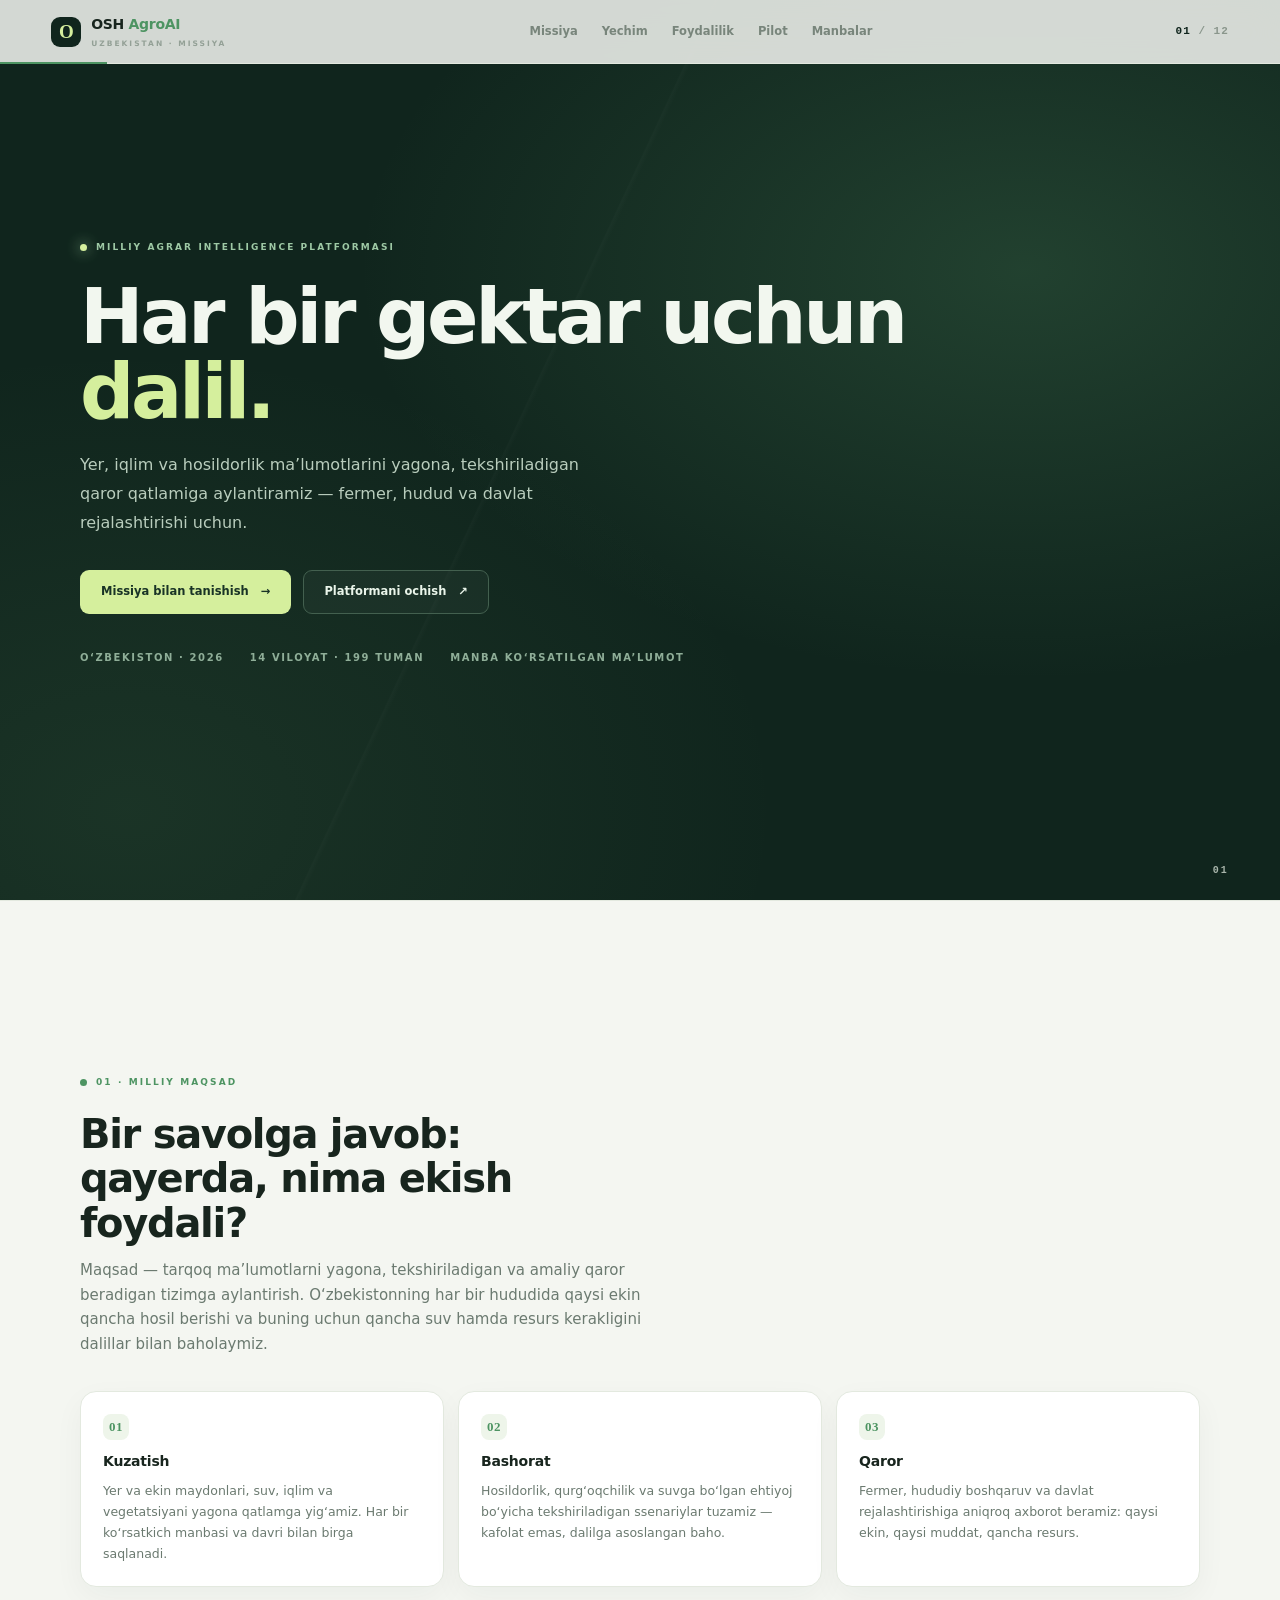
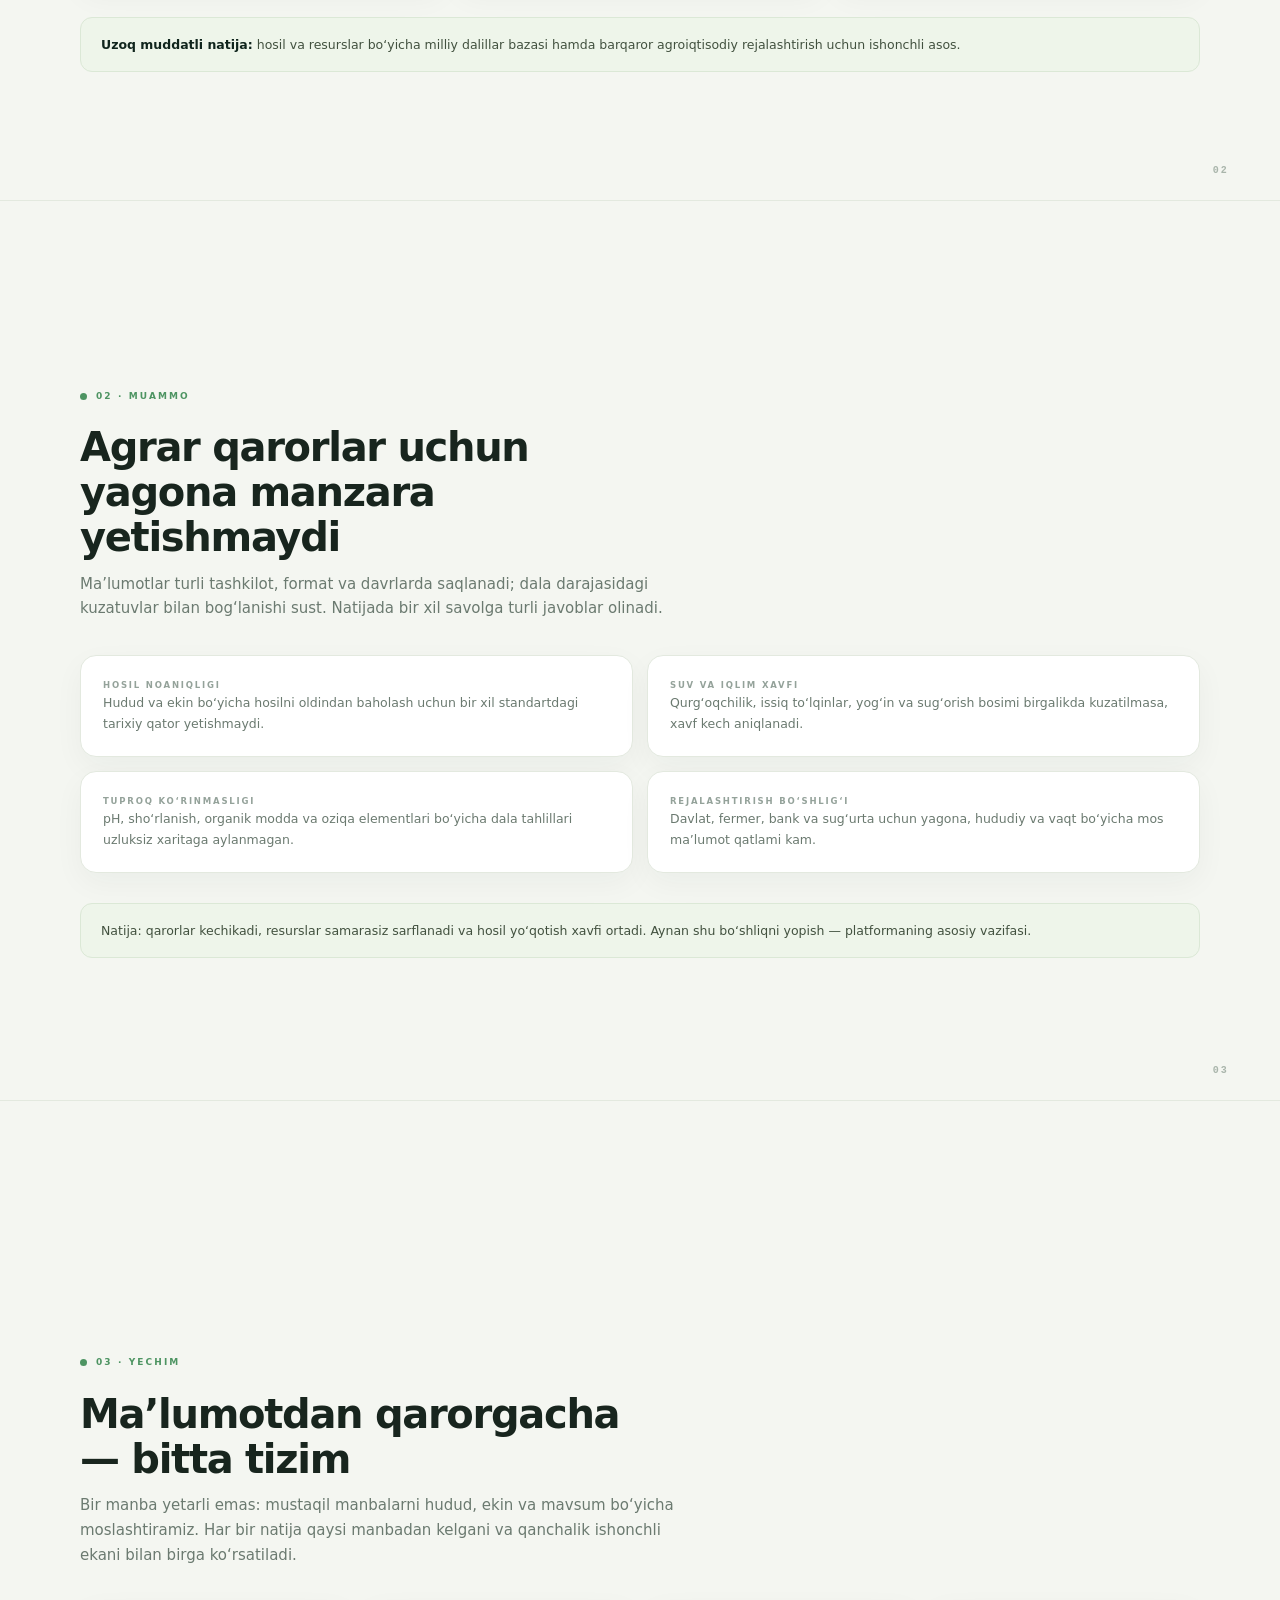
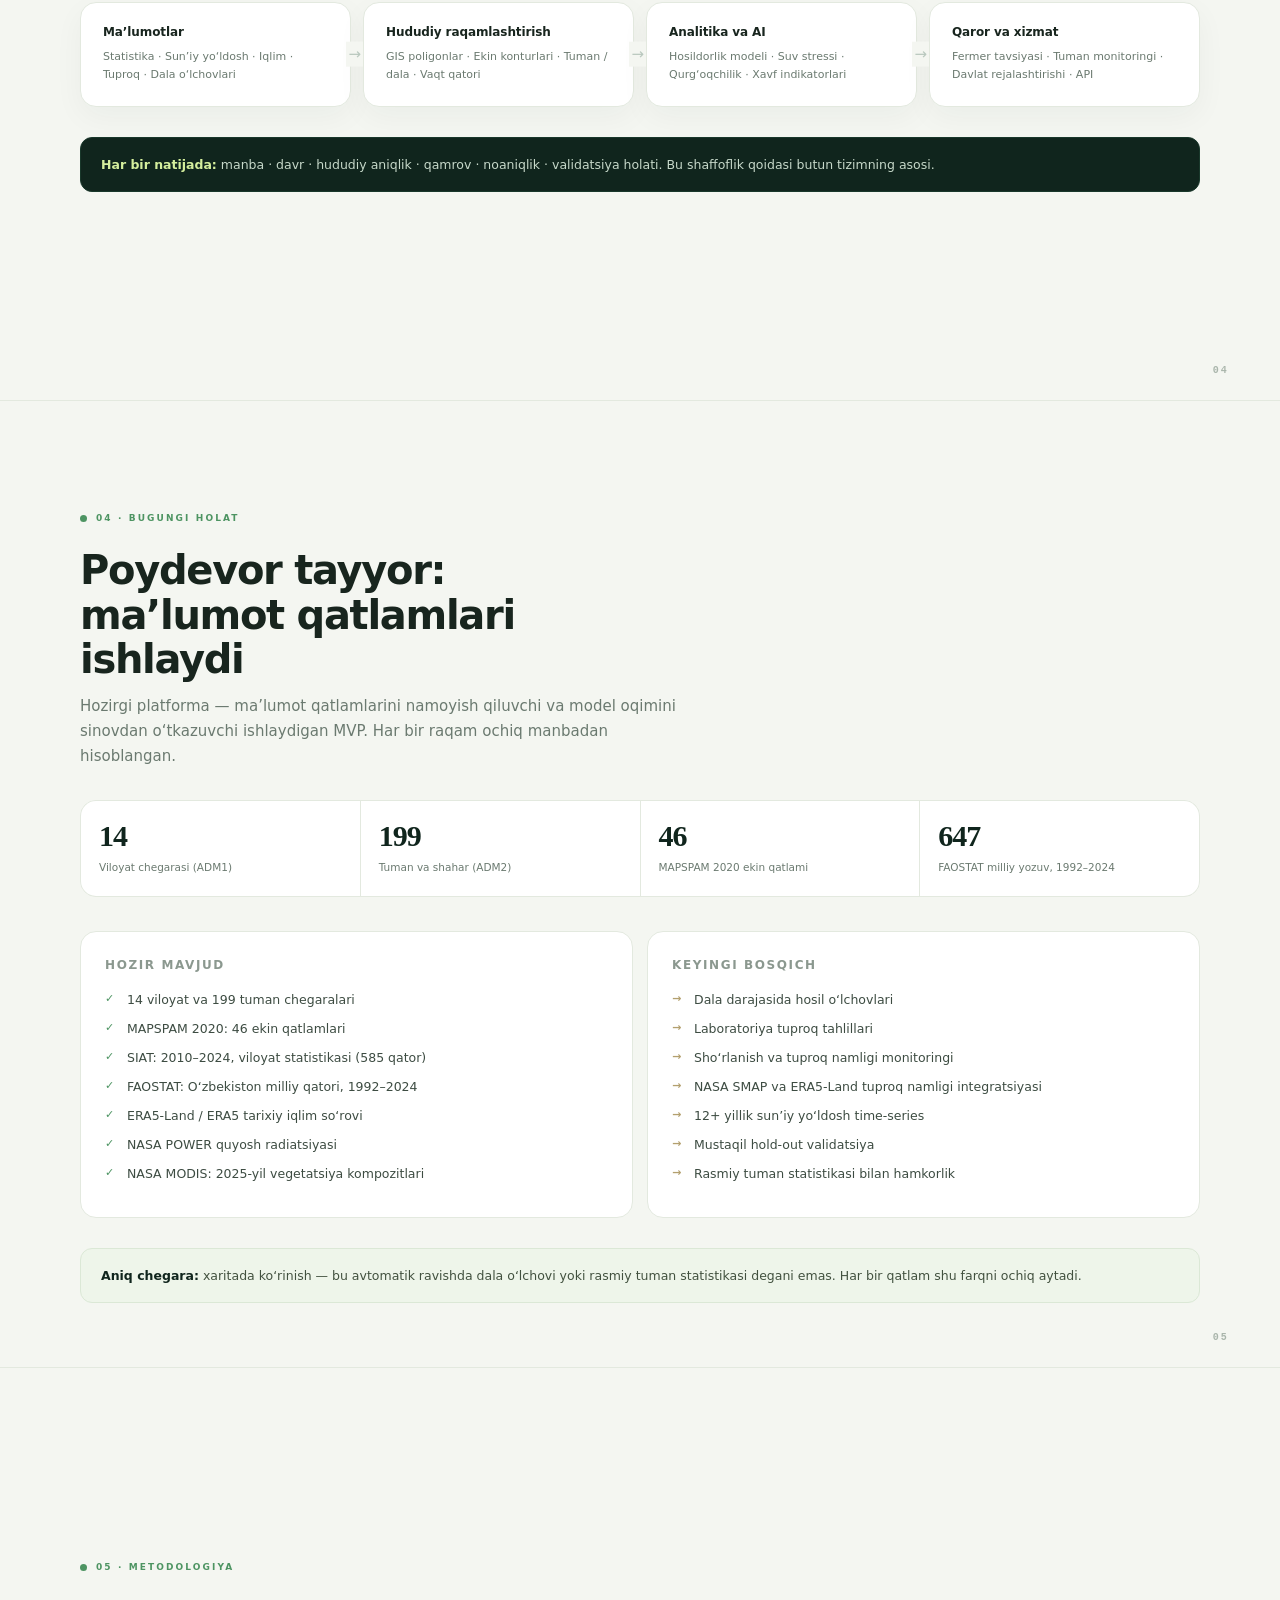
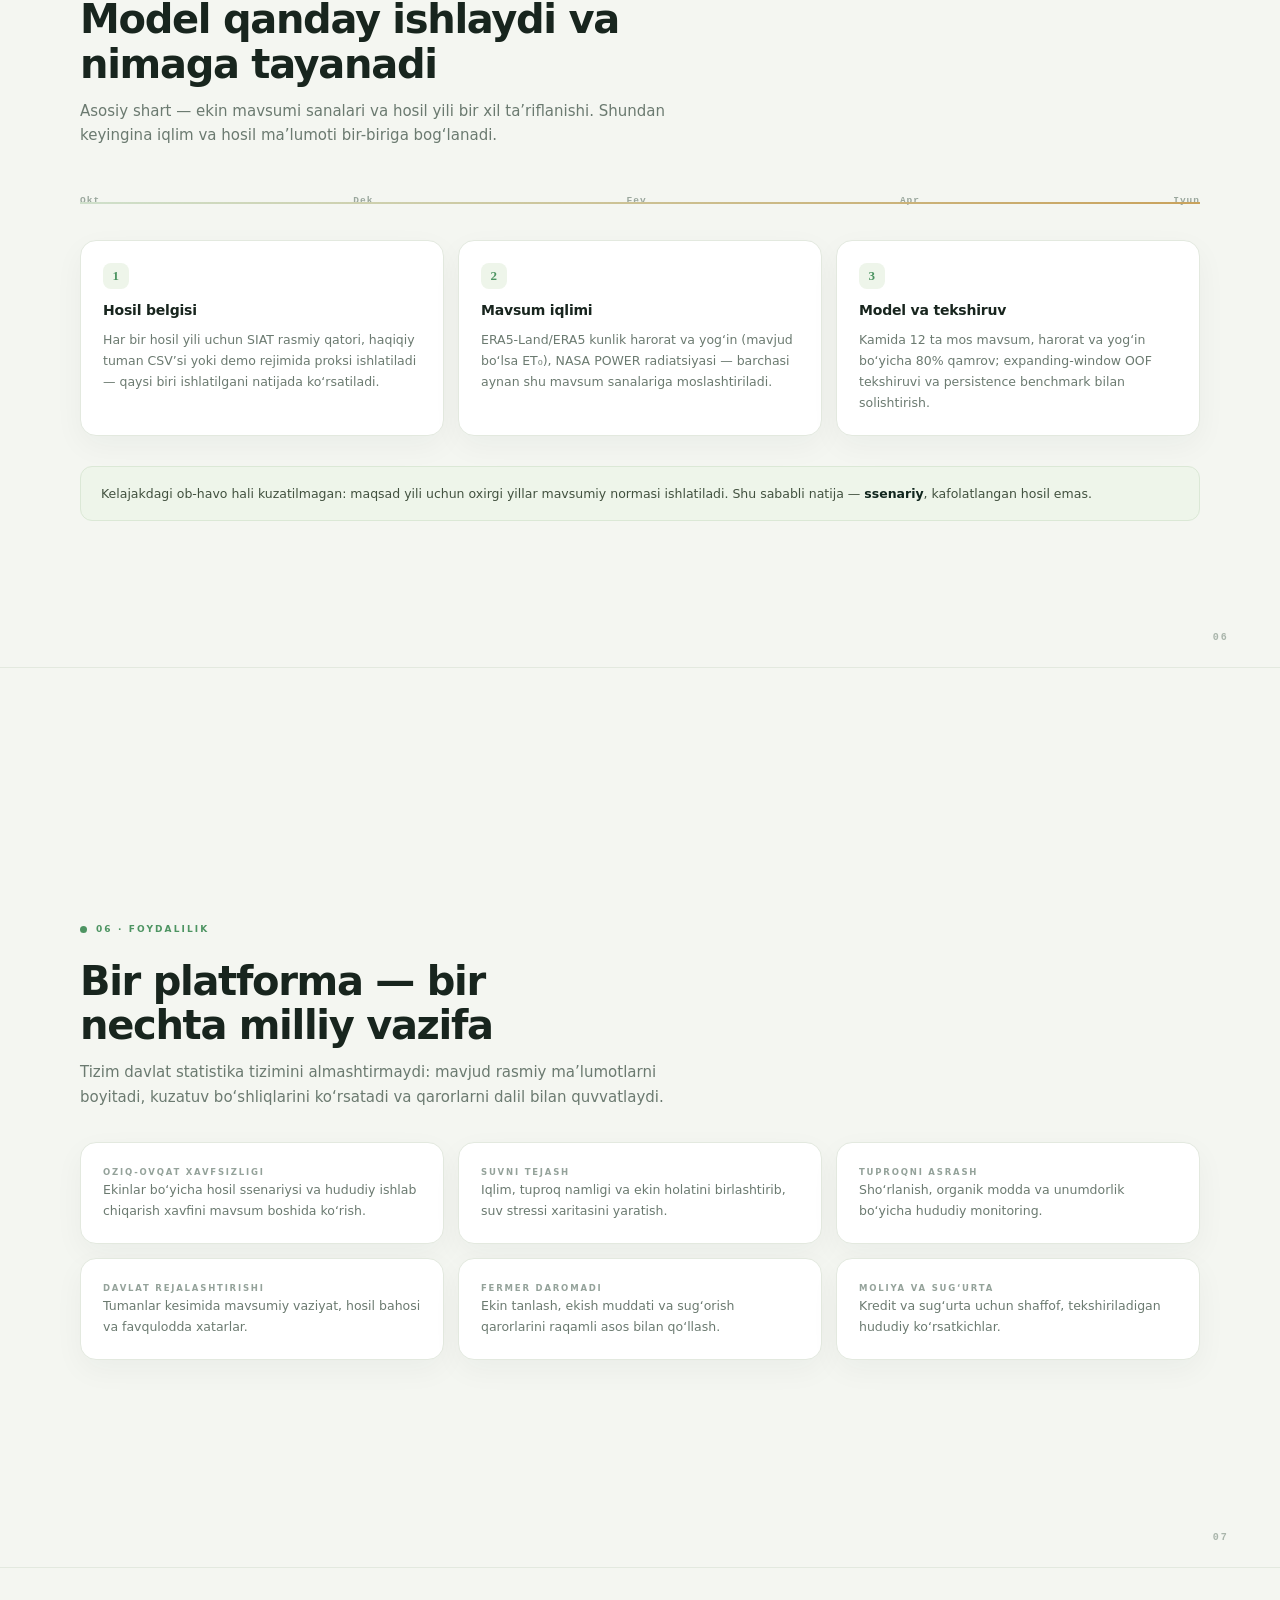
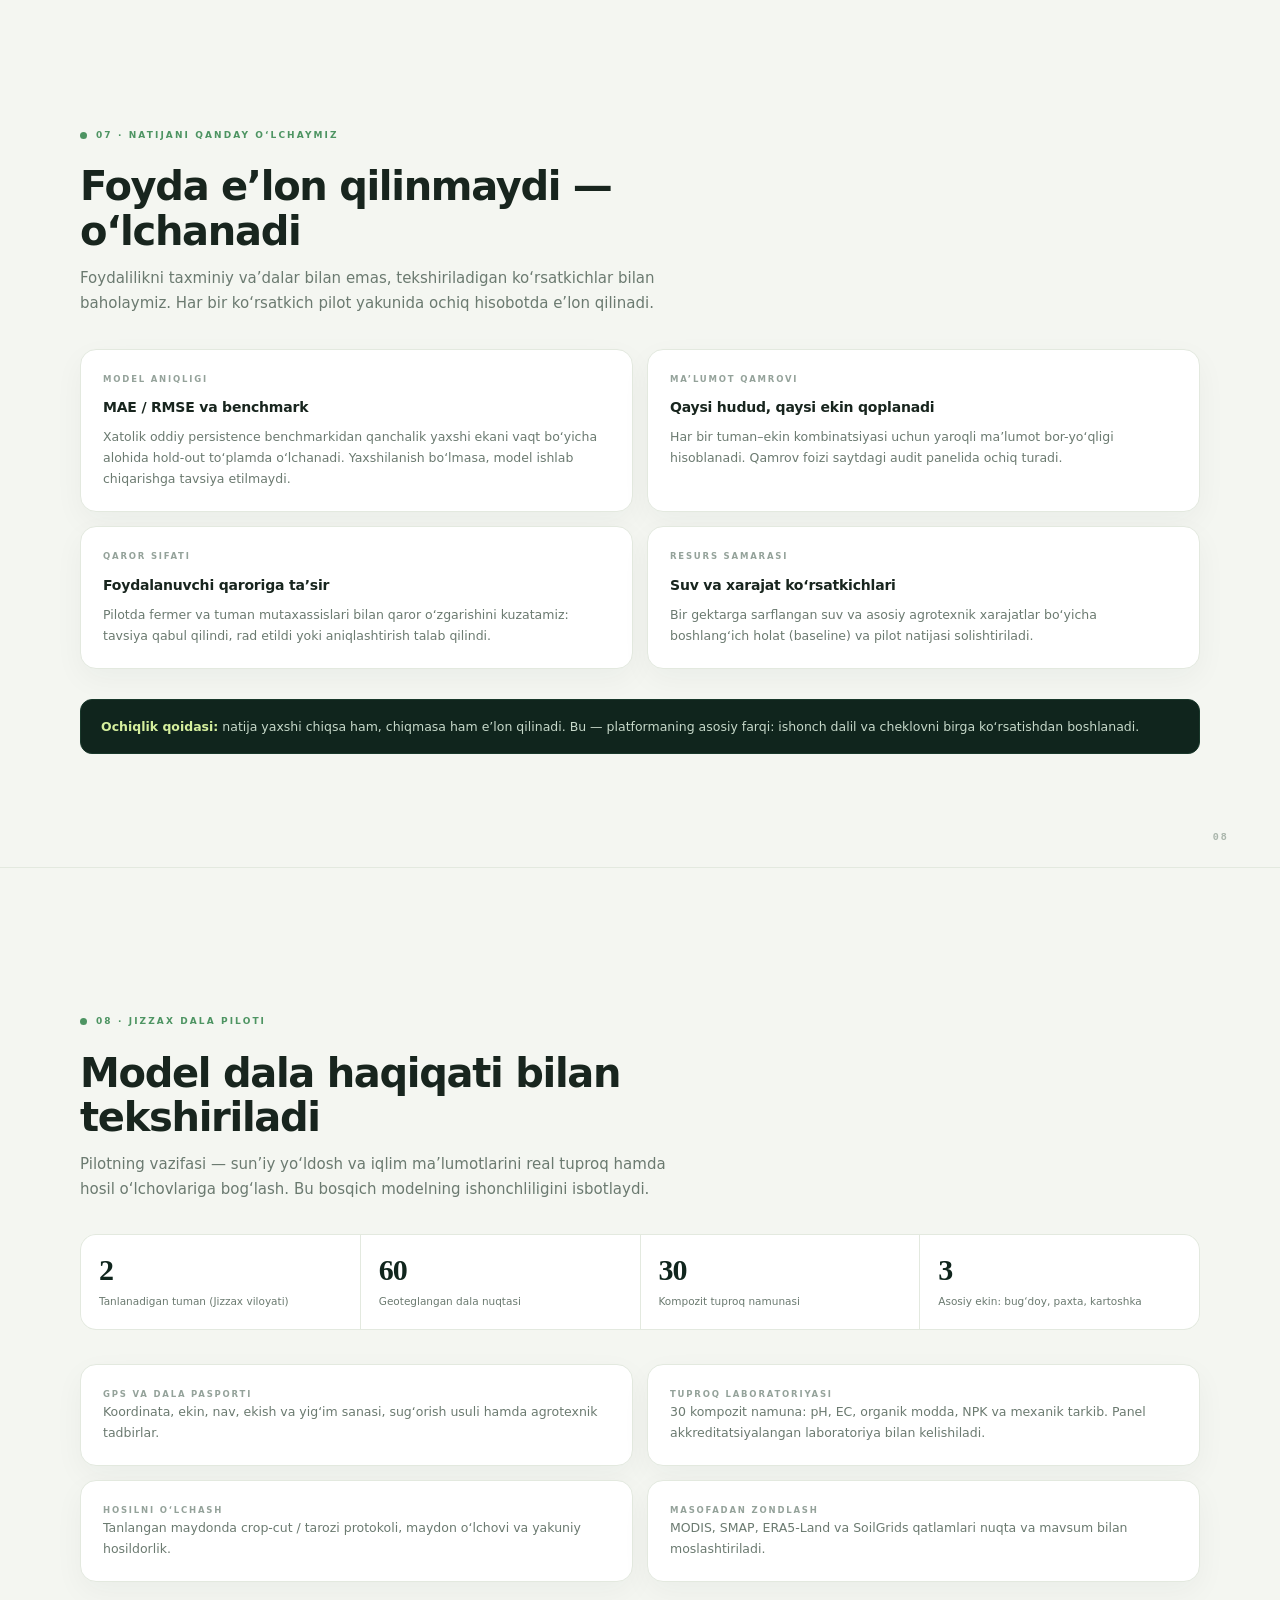
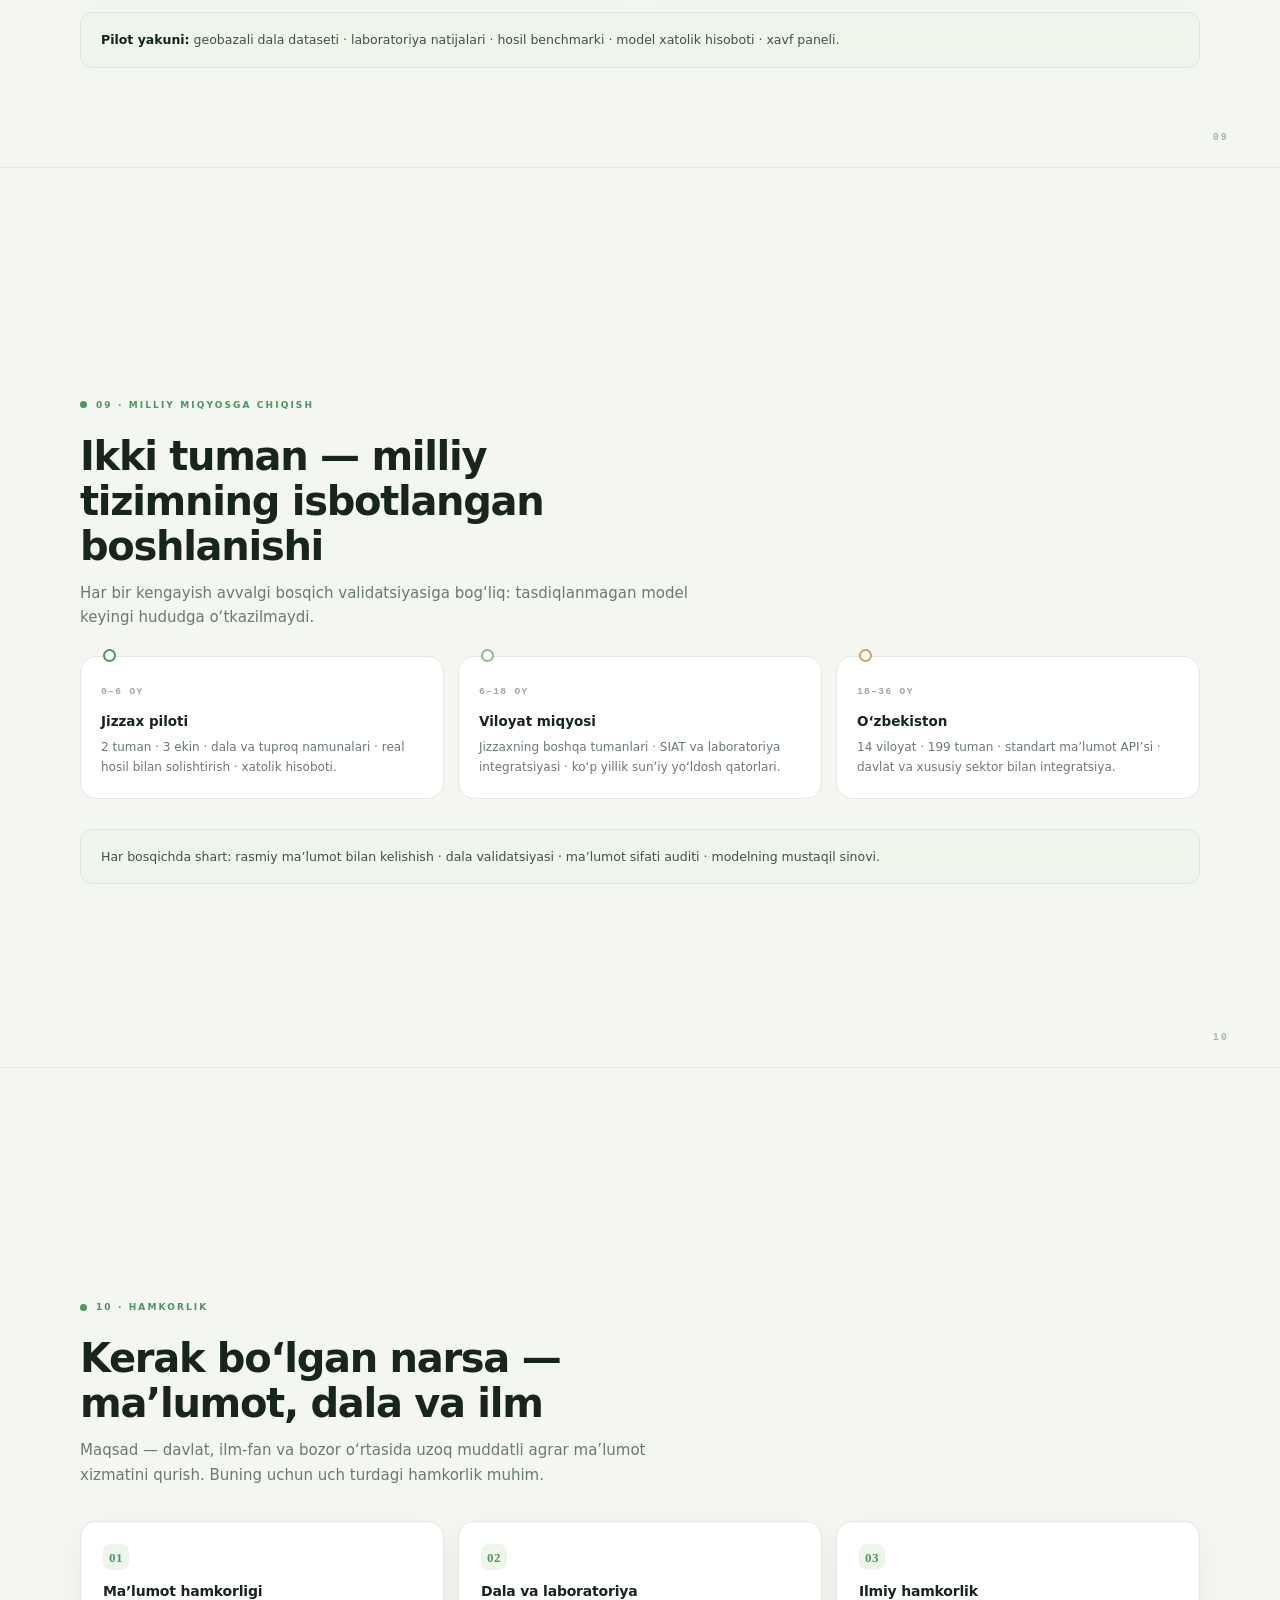
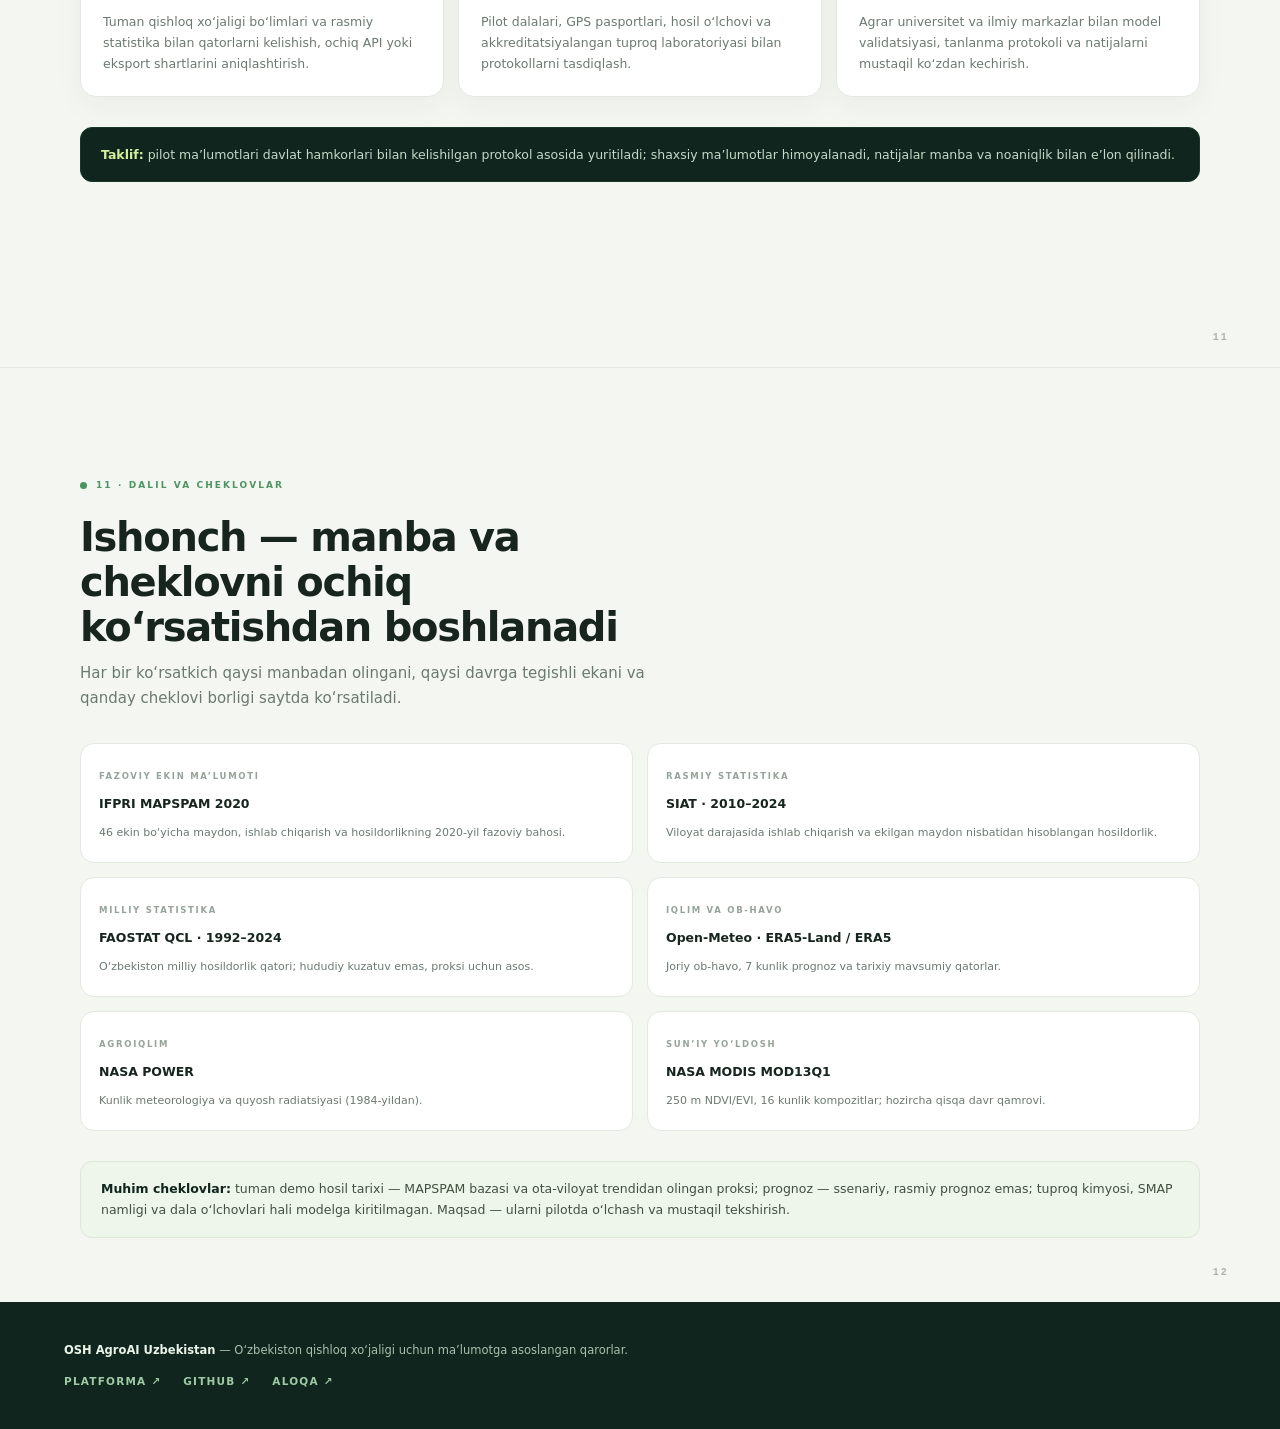
<file: missiya.html>
<!doctype html>
<html lang="uz">
<head>
<meta charset="utf-8">
<meta name="viewport" content="width=device-width,initial-scale=1">
<meta name="theme-color" content="#10251d">
<meta name="description" content="OSH AgroAI Uzbekistan — missiya hujjati: O‘zbekiston qishloq xo‘jaligi uchun dalilga asoslangan agrar intelligence platformasi.">
<title>OSH AgroAI Uzbekistan — Missiya</title>
<style>
:root{
  --forest:#10251d;--forest-2:#19382b;--forest-3:#28533f;
  --ink:#18251e;--muted:#6b7a70;--paper:#f4f6f1;--panel:#ffffff;--line:#e3e9df;
  --mint:#bce8c7;--lime:#d5ef9d;--gold:#c9a25c;--green:#4d9462;
  --radius:16px;
}
*{box-sizing:border-box}
html{scroll-behavior:smooth}
body{
  margin:0;background:var(--paper);color:var(--ink);
  font:15px/1.65 Inter,ui-sans-serif,system-ui,-apple-system,"Segoe UI",sans-serif;
  -webkit-font-smoothing:antialiased;
}
h1,h2,h3,p{margin:0}
a{color:inherit;text-decoration:none}

/* ---------- chrome ---------- */
.topbar{
  position:fixed;inset:0 0 auto 0;height:64px;z-index:50;
  display:flex;align-items:center;justify-content:space-between;
  padding:0 clamp(16px,4vw,54px);
  background:rgba(244,246,241,.86);backdrop-filter:blur(14px);
  border-bottom:1px solid var(--line);
}
.brand{display:flex;align-items:center;gap:10px;font-size:14px;font-weight:750;letter-spacing:-.3px}
.brand i{
  width:30px;height:30px;border-radius:9px;background:var(--forest);color:var(--lime);
  display:grid;place-items:center;font:700 19px/1 Georgia,serif;font-style:normal;
}
.brand em{color:var(--green);font-style:normal}
.brand small{
  display:block;font-size:7.5px;letter-spacing:2px;color:#93a096;font-weight:800;margin-top:2px;
}
.nav{display:flex;gap:24px;align-items:center}
.nav a{font-size:11.5px;font-weight:700;color:#78857b}
.nav a:hover{color:var(--forest)}
.counter{font:600 11px/1 ui-monospace,"SF Mono",Menlo,monospace;color:#8a968c;letter-spacing:1px}
.counter b{color:var(--forest)}
.progress{position:absolute;left:0;bottom:-1px;height:2px;width:0;background:var(--green);transition:width .25s}

/* ---------- slides ---------- */
.slide{
  position:relative;min-height:100vh;padding:104px clamp(18px,5vw,72px) 64px;
  display:flex;align-items:center;scroll-snap-align:start;
}
.slide+.slide{border-top:1px solid var(--line)}
.wrap{width:100%;max-width:1120px;margin:0 auto}
.no{
  position:absolute;right:clamp(16px,4vw,54px);bottom:24px;
  font:600 10px/1 ui-monospace,Menlo,monospace;letter-spacing:2px;color:#a9b5ab;
}
.kicker{
  display:inline-flex;align-items:center;gap:9px;
  font-size:9px;font-weight:900;letter-spacing:2.1px;color:var(--green);text-transform:uppercase;
}
.kicker:before{content:"";width:7px;height:7px;border-radius:50%;background:var(--green)}
h2{font-size:clamp(26px,3.2vw,40px);line-height:1.12;letter-spacing:-1.3px;font-weight:730;margin:18px 0 12px;max-width:20ch}
.lead{color:var(--muted);font-size:15px;max-width:64ch}
.split{display:grid;grid-template-columns:.9fr 1.1fr;gap:clamp(24px,4vw,56px);align-items:start}

/* ---------- cover ---------- */
.cover{background:var(--forest);color:#f2f7ef;border:0;padding-top:64px}
.cover:before{
  content:"";position:absolute;inset:0;
  background:
    radial-gradient(ellipse at 80% 30%,rgba(96,164,112,.22),transparent 46%),
    radial-gradient(ellipse at 10% 90%,rgba(120,181,120,.10),transparent 40%),
    linear-gradient(115deg,transparent 42%,rgba(255,255,255,.02) 42.1%,transparent 42.4%);
  pointer-events:none;
}
.cover .wrap{position:relative}
.cover .kicker{color:#9ec9a5}
.cover .kicker:before{background:var(--lime);box-shadow:0 0 14px #a5d9a7}
.cover h1{
  font-size:clamp(38px,6.2vw,76px);line-height:.98;letter-spacing:-3.4px;font-weight:730;
  margin:22px 0 22px;max-width:16ch;
}
.cover h1 span{color:var(--lime)}
.cover .lead{color:#b9cdbd;font-size:16px;line-height:1.8;max-width:52ch}
.cover-meta{
  display:flex;flex-wrap:wrap;gap:10px 26px;margin-top:36px;
  font-size:10px;letter-spacing:1.6px;font-weight:800;color:#8fae98;text-transform:uppercase;
}
.cover-actions{display:flex;gap:12px;flex-wrap:wrap;margin-top:32px}
.btn{
  min-height:44px;padding:0 20px;border-radius:9px;display:inline-flex;align-items:center;gap:12px;
  font-size:11.5px;font-weight:800;border:1px solid transparent;transition:.18s;
}
.btn-main{background:var(--lime);color:#193326}
.btn-main:hover{background:#e7f7c6}
.btn-ghost{color:#eaf5ea;border-color:#43604f;background:rgba(255,255,255,.03)}
.btn-ghost:hover{background:rgba(255,255,255,.09)}

/* ---------- cards ---------- */
.grid-3{display:grid;grid-template-columns:repeat(3,1fr);gap:14px;margin-top:34px}
.grid-4{display:grid;grid-template-columns:repeat(2,1fr);gap:14px;margin-top:34px}
.grid-2{display:grid;grid-template-columns:repeat(2,1fr);gap:14px;margin-top:34px}
.grid-6{display:grid;grid-template-columns:repeat(3,1fr);gap:14px;margin-top:32px}
.card{
  background:var(--panel);border:1px solid var(--line);border-radius:var(--radius);
  padding:22px;box-shadow:0 10px 30px rgba(27,48,35,.045);
}
.card h3{font-size:14px;font-weight:770;letter-spacing:-.2px;margin:10px 0 7px}
.card p{font-size:12.5px;color:var(--muted);line-height:1.68}
.card .tag{
  font-size:8.5px;letter-spacing:1.8px;font-weight:900;color:#94a29a;text-transform:uppercase;
  display:block;
}
.num{
  font:700 13px/1 Georgia,serif;color:var(--green);letter-spacing:.5px;
  display:inline-grid;place-items:center;width:26px;height:26px;border-radius:8px;background:#eef5ea;
}
.step-line{display:flex;align-items:center;gap:8px;margin-top:10px;color:#b7c5ba;font-size:15px}

/* ---------- pipeline ---------- */
.pipe{display:grid;grid-template-columns:repeat(4,1fr);gap:12px;margin-top:34px}
.pipe .card{position:relative;padding-top:20px}
.pipe .card:after{
  content:"→";position:absolute;right:-13px;top:50%;transform:translateY(-50%);
  color:#b9c8be;font-size:15px;z-index:2;background:var(--paper);padding:0 2px;
}
.pipe .card:last-child:after{display:none}
.pipe b{display:block;font-size:12px;letter-spacing:-.1px;margin-bottom:6px}
.pipe small{font-size:11px;color:var(--muted);line-height:1.6;display:block}

/* ---------- stats ---------- */
.stats{display:grid;grid-template-columns:repeat(4,1fr);gap:1px;background:var(--line);border:1px solid var(--line);border-radius:var(--radius);overflow:hidden;margin-top:32px}
.stat{background:var(--panel);padding:20px 18px}
.stat strong{display:block;font:700 clamp(22px,2.4vw,30px)/1 Georgia,serif;letter-spacing:-1px;color:var(--forest)}
.stat small{display:block;font-size:10.5px;color:var(--muted);margin-top:9px;line-height:1.5}

/* ---------- lists ---------- */
ul.checks{list-style:none;padding:0;margin:14px 0 0}
ul.checks li{position:relative;padding-left:22px;font-size:12.5px;color:#3d4c42;margin-bottom:9px;line-height:1.6}
ul.checks li:before{content:"✓";position:absolute;left:0;top:0;color:var(--green);font-weight:900;font-size:11px}
ul.checks.next li:before{content:"→";color:#b3a06f}
.panel{background:var(--panel);border:1px solid var(--line);border-radius:var(--radius);padding:24px}
.panel h3{font-size:12px;letter-spacing:1.6px;text-transform:uppercase;color:#8b988f;font-weight:900;margin-bottom:4px}

/* ---------- note strip ---------- */
.note{
  margin-top:30px;padding:16px 20px;border-radius:12px;
  background:#eef5ea;border:1px solid #dbe8d6;font-size:12.5px;color:#42513f;line-height:1.7;
}
.note b{color:var(--forest)}
.note.dark{background:var(--forest);border-color:var(--forest-2);color:#c6d8c9}
.note.dark b{color:var(--lime)}

/* ---------- timeline ---------- */
.track{position:relative;margin-top:46px;padding-top:2px}
.track:before{content:"";position:absolute;left:0;right:0;top:8px;height:2px;background:linear-gradient(90deg,#cfe0cb,#c9a25c)}
.months{display:flex;justify-content:space-between;font:600 9.5px/1 ui-monospace,Menlo,monospace;color:#9aa79d;letter-spacing:1px;margin-bottom:8px}
.tl-grid{display:grid;grid-template-columns:repeat(3,1fr);gap:14px;margin-top:26px}
.ph{background:var(--panel);border:1px solid var(--line);border-radius:var(--radius);padding:20px;position:relative}
.ph:before{content:"";position:absolute;top:-8px;left:22px;width:9px;height:9px;border-radius:50%;background:#fff;border:2px solid var(--green)}
.ph:nth-child(2):before{border-color:#8bb894}
.ph:nth-child(3):before{border-color:var(--gold)}
.ph span{font:600 9.5px/1 ui-monospace,Menlo,monospace;letter-spacing:1.4px;color:#9aa79d}
.ph h3{font-size:13.5px;margin:8px 0 6px;font-weight:770}
.ph p{font-size:12px;color:var(--muted);line-height:1.65}

/* ---------- sources ---------- */
.src-grid{display:grid;grid-template-columns:1fr 1fr;gap:14px;margin-top:32px}
.src{background:var(--panel);border:1px solid var(--line);border-radius:14px;padding:18px}
.src span{font-size:8.5px;letter-spacing:1.7px;font-weight:900;color:#95a39a;text-transform:uppercase}
.src b{display:block;font-size:12.5px;margin:7px 0 5px}
.src small{font-size:11px;color:var(--muted);line-height:1.6}

footer.deck-foot{
  background:var(--forest);color:#a8c0ae;padding:38px clamp(18px,5vw,72px);
  font-size:11.5px;line-height:1.8;
}
footer.deck-foot b{color:#eaf5ea}
.foot-links{display:flex;gap:22px;flex-wrap:wrap;margin-top:12px;font-size:10.5px;letter-spacing:1.2px;font-weight:800;text-transform:uppercase;color:#9ec9a5}

/* ---------- responsive ---------- */
@media(max-width:980px){
  .split{grid-template-columns:1fr}
  .grid-3,.grid-4,.grid-6,.pipe,.stats,.tl-grid,.src-grid{grid-template-columns:1fr 1fr}
  .pipe .card:after{display:none}
  .nav{display:none}
}
@media(max-width:640px){
  .slide{padding:88px 18px 56px;min-height:auto}
  .grid-3,.grid-4,.grid-6,.pipe,.stats,.tl-grid,.src-grid{grid-template-columns:1fr}
  h2{max-width:none}
  .cover{min-height:100vh}
}

/* ---------- print ---------- */
@media print{
  body{background:#fff}
  .topbar,.no{display:none}
  .slide{min-height:auto;page-break-after:always;padding:24mm 18mm;border:0}
  .cover{background:var(--forest)!important;-webkit-print-color-adjust:exact;print-color-adjust:exact}
  *{-webkit-print-color-adjust:exact;print-color-adjust:exact}
}
</style>
</head>
<body>

<header class="topbar">
  <div class="brand">
    <i>O</i>
    <div>OSH <em>AgroAI</em><small>UZBEKISTAN · MISSIYA</small></div>
  </div>
  <nav class="nav">
    <a href="#missiya">Missiya</a>
    <a href="#yechim">Yechim</a>
    <a href="#foyda">Foydalilik</a>
    <a href="#pilot">Pilot</a>
    <a href="#manbalar">Manbalar</a>
  </nav>
  <div class="counter"><b id="cur">01</b> / 12</div>
  <div class="progress" id="bar"></div>
</header>

<!-- 01 COVER -->
<section class="slide cover" id="top">
  <div class="wrap">
    <div class="kicker">Milliy agrar intelligence platformasi</div>
    <h1>Har bir gektar uchun<br><span>dalil.</span></h1>
    <p class="lead">Yer, iqlim va hosildorlik ma’lumotlarini yagona, tekshiriladigan qaror qatlamiga aylantiramiz — fermer, hudud va davlat rejalashtirishi uchun.</p>
    <div class="cover-actions">
      <a class="btn btn-main" href="#missiya">Missiya bilan tanishish <span>→</span></a>
      <a class="btn btn-ghost" href="https://sherzoddd2002.github.io/osh-agriculture-uzbekistan/">Platformani ochish <span>↗</span></a>
    </div>
    <div class="cover-meta">
      <span>O‘zbekiston · 2026</span>
      <span>14 viloyat · 199 tuman</span>
      <span>Manba ko‘rsatilgan ma’lumot</span>
    </div>
  </div>
  <span class="no">01</span>
</section>

<!-- 02 MISSIYA -->
<section class="slide" id="missiya">
  <div class="wrap">
    <div class="kicker">01 · Milliy maqsad</div>
    <h2>Bir savolga javob: qayerda, nima ekish foydali?</h2>
    <p class="lead">Maqsad — tarqoq ma’lumotlarni yagona, tekshiriladigan va amaliy qaror beradigan tizimga aylantirish. O‘zbekistonning har bir hududida qaysi ekin qancha hosil berishi va buning uchun qancha suv hamda resurs kerakligini dalillar bilan baholaymiz.</p>

    <div class="grid-3">
      <article class="card">
        <span class="num">01</span>
        <h3>Kuzatish</h3>
        <p>Yer va ekin maydonlari, suv, iqlim va vegetatsiyani yagona qatlamga yig‘amiz. Har bir ko‘rsatkich manbasi va davri bilan birga saqlanadi.</p>
      </article>
      <article class="card">
        <span class="num">02</span>
        <h3>Bashorat</h3>
        <p>Hosildorlik, qurg‘oqchilik va suvga bo‘lgan ehtiyoj bo‘yicha tekshiriladigan ssenariylar tuzamiz — kafolat emas, dalilga asoslangan baho.</p>
      </article>
      <article class="card">
        <span class="num">03</span>
        <h3>Qaror</h3>
        <p>Fermer, hududiy boshqaruv va davlat rejalashtirishiga aniqroq axborot beramiz: qaysi ekin, qaysi muddat, qancha resurs.</p>
      </article>
    </div>

    <div class="note"><b>Uzoq muddatli natija:</b> hosil va resurslar bo‘yicha milliy dalillar bazasi hamda barqaror agroiqtisodiy rejalashtirish uchun ishonchli asos.</div>
  </div>
  <span class="no">02</span>
</section>

<!-- 03 MUAMMO -->
<section class="slide">
  <div class="wrap">
    <div class="kicker">02 · Muammo</div>
    <h2>Agrar qarorlar uchun yagona manzara yetishmaydi</h2>
    <p class="lead">Ma’lumotlar turli tashkilot, format va davrlarda saqlanadi; dala darajasidagi kuzatuvlar bilan bog‘lanishi sust. Natijada bir xil savolga turli javoblar olinadi.</p>

    <div class="grid-4">
      <article class="card"><span class="tag">Hosil noaniqligi</span><p>Hudud va ekin bo‘yicha hosilni oldindan baholash uchun bir xil standartdagi tarixiy qator yetishmaydi.</p></article>
      <article class="card"><span class="tag">Suv va iqlim xavfi</span><p>Qurg‘oqchilik, issiq to‘lqinlar, yog‘in va sug‘orish bosimi birgalikda kuzatilmasa, xavf kech aniqlanadi.</p></article>
      <article class="card"><span class="tag">Tuproq ko‘rinmasligi</span><p>pH, sho‘rlanish, organik modda va oziqa elementlari bo‘yicha dala tahlillari uzluksiz xaritaga aylanmagan.</p></article>
      <article class="card"><span class="tag">Rejalashtirish bo‘shlig‘i</span><p>Davlat, fermer, bank va sug‘urta uchun yagona, hududiy va vaqt bo‘yicha mos ma’lumot qatlami kam.</p></article>
    </div>

    <div class="note">Natija: qarorlar kechikadi, resurslar samarasiz sarflanadi va hosil yo‘qotish xavfi ortadi. Aynan shu bo‘shliqni yopish — platformaning asosiy vazifasi.</div>
  </div>
  <span class="no">03</span>
</section>

<!-- 04 YECHIM -->
<section class="slide" id="yechim">
  <div class="wrap">
    <div class="kicker">03 · Yechim</div>
    <h2>Ma’lumotdan qarorgacha — bitta tizim</h2>
    <p class="lead">Bir manba yetarli emas: mustaqil manbalarni hudud, ekin va mavsum bo‘yicha moslashtiramiz. Har bir natija qaysi manbadan kelgani va qanchalik ishonchli ekani bilan birga ko‘rsatiladi.</p>

    <div class="pipe">
      <div class="card"><b>Ma’lumotlar</b><small>Statistika · Sun’iy yo‘ldosh · Iqlim · Tuproq · Dala o‘lchovlari</small></div>
      <div class="card"><b>Hududiy raqamlashtirish</b><small>GIS poligonlar · Ekin konturlari · Tuman / dala · Vaqt qatori</small></div>
      <div class="card"><b>Analitika va AI</b><small>Hosildorlik modeli · Suv stressi · Qurg‘oqchilik · Xavf indikatorlari</small></div>
      <div class="card"><b>Qaror va xizmat</b><small>Fermer tavsiyasi · Tuman monitoringi · Davlat rejalashtirishi · API</small></div>
    </div>

    <div class="note dark"><b>Har bir natijada:</b> manba · davr · hududiy aniqlik · qamrov · noaniqlik · validatsiya holati. Bu shaffoflik qoidasi butun tizimning asosi.</div>
  </div>
  <span class="no">04</span>
</section>

<!-- 05 BUGUNGI HOLAT -->
<section class="slide">
  <div class="wrap">
    <div class="kicker">04 · Bugungi holat</div>
    <h2>Poydevor tayyor: ma’lumot qatlamlari ishlaydi</h2>
    <p class="lead">Hozirgi platforma — ma’lumot qatlamlarini namoyish qiluvchi va model oqimini sinovdan o‘tkazuvchi ishlaydigan MVP. Har bir raqam ochiq manbadan hisoblangan.</p>

    <div class="stats">
      <div class="stat"><strong>14</strong><small>Viloyat chegarasi (ADM1)</small></div>
      <div class="stat"><strong>199</strong><small>Tuman va shahar (ADM2)</small></div>
      <div class="stat"><strong>46</strong><small>MAPSPAM 2020 ekin qatlami</small></div>
      <div class="stat"><strong>647</strong><small>FAOSTAT milliy yozuv, 1992–2024</small></div>
    </div>

    <div class="grid-2">
      <div class="panel">
        <h3>Hozir mavjud</h3>
        <ul class="checks">
          <li>14 viloyat va 199 tuman chegaralari</li>
          <li>MAPSPAM 2020: 46 ekin qatlamlari</li>
          <li>SIAT: 2010–2024, viloyat statistikasi (585 qator)</li>
          <li>FAOSTAT: O‘zbekiston milliy qatori, 1992–2024</li>
          <li>ERA5-Land / ERA5 tarixiy iqlim so‘rovi</li>
          <li>NASA POWER quyosh radiatsiyasi</li>
          <li>NASA MODIS: 2025-yil vegetatsiya kompozitlari</li>
        </ul>
      </div>
      <div class="panel">
        <h3>Keyingi bosqich</h3>
        <ul class="checks next">
          <li>Dala darajasida hosil o‘lchovlari</li>
          <li>Laboratoriya tuproq tahlillari</li>
          <li>Sho‘rlanish va tuproq namligi monitoringi</li>
          <li>NASA SMAP va ERA5-Land tuproq namligi integratsiyasi</li>
          <li>12+ yillik sun’iy yo‘ldosh time-series</li>
          <li>Mustaqil hold-out validatsiya</li>
          <li>Rasmiy tuman statistikasi bilan hamkorlik</li>
        </ul>
      </div>
    </div>

    <div class="note"><b>Aniq chegara:</b> xaritada ko‘rinish — bu avtomatik ravishda dala o‘lchovi yoki rasmiy tuman statistikasi degani emas. Har bir qatlam shu farqni ochiq aytadi.</div>
  </div>
  <span class="no">05</span>
</section>

<!-- 06 METODOLOGIYA -->
<section class="slide">
  <div class="wrap">
    <div class="kicker">05 · Metodologiya</div>
    <h2>Model qanday ishlaydi va nimaga tayanadi</h2>
    <p class="lead">Asosiy shart — ekin mavsumi sanalari va hosil yili bir xil ta’riflanishi. Shundan keyingina iqlim va hosil ma’lumoti bir-biriga bog‘lanadi.</p>

    <div class="track">
      <div class="months"><span>Okt</span><span>Dek</span><span>Fev</span><span>Apr</span><span>Iyun</span></div>
    </div>

    <div class="grid-3">
      <article class="card">
        <span class="num">1</span>
        <h3>Hosil belgisi</h3>
        <p>Har bir hosil yili uchun SIAT rasmiy qatori, haqiqiy tuman CSV’si yoki demo rejimida proksi ishlatiladi — qaysi biri ishlatilgani natijada ko‘rsatiladi.</p>
      </article>
      <article class="card">
        <span class="num">2</span>
        <h3>Mavsum iqlimi</h3>
        <p>ERA5-Land/ERA5 kunlik harorat va yog‘in (mavjud bo‘lsa ET₀), NASA POWER radiatsiyasi — barchasi aynan shu mavsum sanalariga moslashtiriladi.</p>
      </article>
      <article class="card">
        <span class="num">3</span>
        <h3>Model va tekshiruv</h3>
        <p>Kamida 12 ta mos mavsum, harorat va yog‘in bo‘yicha 80% qamrov; expanding-window OOF tekshiruvi va persistence benchmark bilan solishtirish.</p>
      </article>
    </div>

    <div class="note">Kelajakdagi ob-havo hali kuzatilmagan: maqsad yili uchun oxirgi yillar mavsumiy normasi ishlatiladi. Shu sababli natija — <b>ssenariy</b>, kafolatlangan hosil emas.</div>
  </div>
  <span class="no">06</span>
</section>

<!-- 07 FOYDALILIK -->
<section class="slide" id="foyda">
  <div class="wrap">
    <div class="kicker">06 · Foydalilik</div>
    <h2>Bir platforma — bir nechta milliy vazifa</h2>
    <p class="lead">Tizim davlat statistika tizimini almashtirmaydi: mavjud rasmiy ma’lumotlarni boyitadi, kuzatuv bo‘shliqlarini ko‘rsatadi va qarorlarni dalil bilan quvvatlaydi.</p>

    <div class="grid-6">
      <article class="card"><span class="tag">Oziq-ovqat xavfsizligi</span><p>Ekinlar bo‘yicha hosil ssenariysi va hududiy ishlab chiqarish xavfini mavsum boshida ko‘rish.</p></article>
      <article class="card"><span class="tag">Suvni tejash</span><p>Iqlim, tuproq namligi va ekin holatini birlashtirib, suv stressi xaritasini yaratish.</p></article>
      <article class="card"><span class="tag">Tuproqni asrash</span><p>Sho‘rlanish, organik modda va unumdorlik bo‘yicha hududiy monitoring.</p></article>
      <article class="card"><span class="tag">Davlat rejalashtirishi</span><p>Tumanlar kesimida mavsumiy vaziyat, hosil bahosi va favqulodda xatarlar.</p></article>
      <article class="card"><span class="tag">Fermer daromadi</span><p>Ekin tanlash, ekish muddati va sug‘orish qarorlarini raqamli asos bilan qo‘llash.</p></article>
      <article class="card"><span class="tag">Moliya va sug‘urta</span><p>Kredit va sug‘urta uchun shaffof, tekshiriladigan hududiy ko‘rsatkichlar.</p></article>
    </div>
  </div>
  <span class="no">07</span>
</section>

<!-- 08 FOYDA O'LCHANADI -->
<section class="slide">
  <div class="wrap">
    <div class="kicker">07 · Natijani qanday o‘lchaymiz</div>
    <h2>Foyda e’lon qilinmaydi — o‘lchanadi</h2>
    <p class="lead">Foydalilikni taxminiy va’dalar bilan emas, tekshiriladigan ko‘rsatkichlar bilan baholaymiz. Har bir ko‘rsatkich pilot yakunida ochiq hisobotda e’lon qilinadi.</p>

    <div class="grid-2">
      <article class="card">
        <span class="tag">Model aniqligi</span>
        <h3>MAE / RMSE va benchmark</h3>
        <p>Xatolik oddiy persistence benchmarkidan qanchalik yaxshi ekani vaqt bo‘yicha alohida hold-out to‘plamda o‘lchanadi. Yaxshilanish bo‘lmasa, model ishlab chiqarishga tavsiya etilmaydi.</p>
      </article>
      <article class="card">
        <span class="tag">Ma’lumot qamrovi</span>
        <h3>Qaysi hudud, qaysi ekin qoplanadi</h3>
        <p>Har bir tuman–ekin kombinatsiyasi uchun yaroqli ma’lumot bor-yo‘qligi hisoblanadi. Qamrov foizi saytdagi audit panelida ochiq turadi.</p>
      </article>
      <article class="card">
        <span class="tag">Qaror sifati</span>
        <h3>Foydalanuvchi qaroriga ta’sir</h3>
        <p>Pilotda fermer va tuman mutaxassislari bilan qaror o‘zgarishini kuzatamiz: tavsiya qabul qilindi, rad etildi yoki aniqlashtirish talab qilindi.</p>
      </article>
      <article class="card">
        <span class="tag">Resurs samarasi</span>
        <h3>Suv va xarajat ko‘rsatkichlari</h3>
        <p>Bir gektarga sarflangan suv va asosiy agrotexnik xarajatlar bo‘yicha boshlang‘ich holat (baseline) va pilot natijasi solishtiriladi.</p>
      </article>
    </div>

    <div class="note dark"><b>Ochiqlik qoidasi:</b> natija yaxshi chiqsa ham, chiqmasa ham e’lon qilinadi. Bu — platformaning asosiy farqi: ishonch dalil va cheklovni birga ko‘rsatishdan boshlanadi.</div>
  </div>
  <span class="no">08</span>
</section>

<!-- 09 PILOT -->
<section class="slide" id="pilot">
  <div class="wrap">
    <div class="kicker">08 · Jizzax dala piloti</div>
    <h2>Model dala haqiqati bilan tekshiriladi</h2>
    <p class="lead">Pilotning vazifasi — sun’iy yo‘ldosh va iqlim ma’lumotlarini real tuproq hamda hosil o‘lchovlariga bog‘lash. Bu bosqich modelning ishonchliligini isbotlaydi.</p>

    <div class="stats">
      <div class="stat"><strong>2</strong><small>Tanlanadigan tuman (Jizzax viloyati)</small></div>
      <div class="stat"><strong>60</strong><small>Geoteglangan dala nuqtasi</small></div>
      <div class="stat"><strong>30</strong><small>Kompozit tuproq namunasi</small></div>
      <div class="stat"><strong>3</strong><small>Asosiy ekin: bug‘doy, paxta, kartoshka</small></div>
    </div>

    <div class="grid-4">
      <article class="card"><span class="tag">GPS va dala pasporti</span><p>Koordinata, ekin, nav, ekish va yig‘im sanasi, sug‘orish usuli hamda agrotexnik tadbirlar.</p></article>
      <article class="card"><span class="tag">Tuproq laboratoriyasi</span><p>30 kompozit namuna: pH, EC, organik modda, NPK va mexanik tarkib. Panel akkreditatsiyalangan laboratoriya bilan kelishiladi.</p></article>
      <article class="card"><span class="tag">Hosilni o‘lchash</span><p>Tanlangan maydonda crop-cut / tarozi protokoli, maydon o‘lchovi va yakuniy hosildorlik.</p></article>
      <article class="card"><span class="tag">Masofadan zondlash</span><p>MODIS, SMAP, ERA5-Land va SoilGrids qatlamlari nuqta va mavsum bilan moslashtiriladi.</p></article>
    </div>

    <div class="note"><b>Pilot yakuni:</b> geobazali dala dataseti · laboratoriya natijalari · hosil benchmarki · model xatolik hisoboti · xavf paneli.</div>
  </div>
  <span class="no">09</span>
</section>

<!-- 10 YO'L XARITASI -->
<section class="slide">
  <div class="wrap">
    <div class="kicker">09 · Milliy miqyosga chiqish</div>
    <h2>Ikki tuman — milliy tizimning isbotlangan boshlanishi</h2>
    <p class="lead">Har bir kengayish avvalgi bosqich validatsiyasiga bog‘liq: tasdiqlanmagan model keyingi hududga o‘tkazilmaydi.</p>

    <div class="tl-grid">
      <article class="ph">
        <span>0–6 OY</span>
        <h3>Jizzax piloti</h3>
        <p>2 tuman · 3 ekin · dala va tuproq namunalari · real hosil bilan solishtirish · xatolik hisoboti.</p>
      </article>
      <article class="ph">
        <span>6–18 OY</span>
        <h3>Viloyat miqyosi</h3>
        <p>Jizzaxning boshqa tumanlari · SIAT va laboratoriya integratsiyasi · ko‘p yillik sun’iy yo‘ldosh qatorlari.</p>
      </article>
      <article class="ph">
        <span>18–36 OY</span>
        <h3>O‘zbekiston</h3>
        <p>14 viloyat · 199 tuman · standart ma’lumot API’si · davlat va xususiy sektor bilan integratsiya.</p>
      </article>
    </div>

    <div class="note">Har bosqichda shart: rasmiy ma’lumot bilan kelishish · dala validatsiyasi · ma’lumot sifati auditi · modelning mustaqil sinovi.</div>
  </div>
  <span class="no">10</span>
</section>

<!-- 11 HAMKORLIK -->
<section class="slide">
  <div class="wrap">
    <div class="kicker">10 · Hamkorlik</div>
    <h2>Kerak bo‘lgan narsa — ma’lumot, dala va ilm</h2>
    <p class="lead">Maqsad — davlat, ilm-fan va bozor o‘rtasida uzoq muddatli agrar ma’lumot xizmatini qurish. Buning uchun uch turdagi hamkorlik muhim.</p>

    <div class="grid-3">
      <article class="card">
        <span class="num">01</span>
        <h3>Ma’lumot hamkorligi</h3>
        <p>Tuman qishloq xo‘jaligi bo‘limlari va rasmiy statistika bilan qatorlarni kelishish, ochiq API yoki eksport shartlarini aniqlashtirish.</p>
      </article>
      <article class="card">
        <span class="num">02</span>
        <h3>Dala va laboratoriya</h3>
        <p>Pilot dalalari, GPS pasportlari, hosil o‘lchovi va akkreditatsiyalangan tuproq laboratoriyasi bilan protokollarni tasdiqlash.</p>
      </article>
      <article class="card">
        <span class="num">03</span>
        <h3>Ilmiy hamkorlik</h3>
        <p>Agrar universitet va ilmiy markazlar bilan model validatsiyasi, tanlanma protokoli va natijalarni mustaqil ko‘zdan kechirish.</p>
      </article>
    </div>

    <div class="note dark"><b>Taklif:</b> pilot ma’lumotlari davlat hamkorlari bilan kelishilgan protokol asosida yuritiladi; shaxsiy ma’lumotlar himoyalanadi, natijalar manba va noaniqlik bilan e’lon qilinadi.</div>
  </div>
  <span class="no">11</span>
</section>

<!-- 12 MANBALAR -->
<section class="slide" id="manbalar">
  <div class="wrap">
    <div class="kicker">11 · Dalil va cheklovlar</div>
    <h2>Ishonch — manba va cheklovni ochiq ko‘rsatishdan boshlanadi</h2>
    <p class="lead">Har bir ko‘rsatkich qaysi manbadan olingani, qaysi davrga tegishli ekani va qanday cheklovi borligi saytda ko‘rsatiladi.</p>

    <div class="src-grid">
      <div class="src"><span>Fazoviy ekin ma’lumoti</span><b>IFPRI MAPSPAM 2020</b><small>46 ekin bo‘yicha maydon, ishlab chiqarish va hosildorlikning 2020-yil fazoviy bahosi.</small></div>
      <div class="src"><span>Rasmiy statistika</span><b>SIAT · 2010–2024</b><small>Viloyat darajasida ishlab chiqarish va ekilgan maydon nisbatidan hisoblangan hosildorlik.</small></div>
      <div class="src"><span>Milliy statistika</span><b>FAOSTAT QCL · 1992–2024</b><small>O‘zbekiston milliy hosildorlik qatori; hududiy kuzatuv emas, proksi uchun asos.</small></div>
      <div class="src"><span>Iqlim va ob-havo</span><b>Open-Meteo · ERA5-Land / ERA5</b><small>Joriy ob-havo, 7 kunlik prognoz va tarixiy mavsumiy qatorlar.</small></div>
      <div class="src"><span>Agroiqlim</span><b>NASA POWER</b><small>Kunlik meteorologiya va quyosh radiatsiyasi (1984-yildan).</small></div>
      <div class="src"><span>Sun’iy yo‘ldosh</span><b>NASA MODIS MOD13Q1</b><small>250 m NDVI/EVI, 16 kunlik kompozitlar; hozircha qisqa davr qamrovi.</small></div>
    </div>

    <div class="note"><b>Muhim cheklovlar:</b> tuman demo hosil tarixi — MAPSPAM bazasi va ota-viloyat trendidan olingan proksi; prognoz — ssenariy, rasmiy prognoz emas; tuproq kimyosi, SMAP namligi va dala o‘lchovlari hali modelga kiritilmagan. Maqsad — ularni pilotda o‘lchash va mustaqil tekshirish.</div>
  </div>
  <span class="no">12</span>
</section>

<footer class="deck-foot">
  <div><b>OSH AgroAI Uzbekistan</b> — O‘zbekiston qishloq xo‘jaligi uchun ma’lumotga asoslangan qarorlar.</div>
  <div class="foot-links">
    <a href="https://sherzoddd2002.github.io/osh-agriculture-uzbekistan/">Platforma ↗</a>
    <a href="https://github.com/Sherzoddd2002/osh-agriculture-uzbekistan">GitHub ↗</a>
    <a href="https://github.com/Sherzoddd2002/osh-agriculture-uzbekistan/issues/new">Aloqa ↗</a>
  </div>
</footer>

<script>
(function(){
  var slides = Array.prototype.slice.call(document.querySelectorAll('.slide'));
  var cur = document.getElementById('cur');
  var bar = document.getElementById('bar');
  var total = slides.length;

  function pad(n){ return (n < 10 ? '0' : '') + n; }

  function currentIndex(){
    var mid = window.innerHeight * 0.4;
    for (var i = slides.length - 1; i >= 0; i--) {
      if (slides[i].getBoundingClientRect().top <= mid) return i;
    }
    return 0;
  }

  function paint(){
    var i = currentIndex();
    cur.textContent = pad(i + 1);
    bar.style.width = ((i + 1) / total * 100) + '%';
  }

  function go(delta){
    var i = currentIndex() + delta;
    if (i < 0) i = 0;
    if (i > total - 1) i = total - 1;
    slides[i].scrollIntoView({behavior: 'smooth', block: 'start'});
  }

  document.addEventListener('keydown', function(e){
    if (e.key === 'ArrowRight' || e.key === 'ArrowDown' || e.key === 'PageDown' || e.key === ' ') {
      e.preventDefault(); go(1);
    } else if (e.key === 'ArrowLeft' || e.key === 'ArrowUp' || e.key === 'PageUp') {
      e.preventDefault(); go(-1);
    } else if (e.key === 'Home') {
      e.preventDefault(); slides[0].scrollIntoView({behavior: 'smooth'});
    } else if (e.key === 'End') {
      e.preventDefault(); slides[total - 1].scrollIntoView({behavior: 'smooth'});
    }
  });

  window.addEventListener('scroll', paint, {passive: true});
  window.addEventListener('resize', paint);
  paint();
})();
</script>
</body>
</html>
</file>
